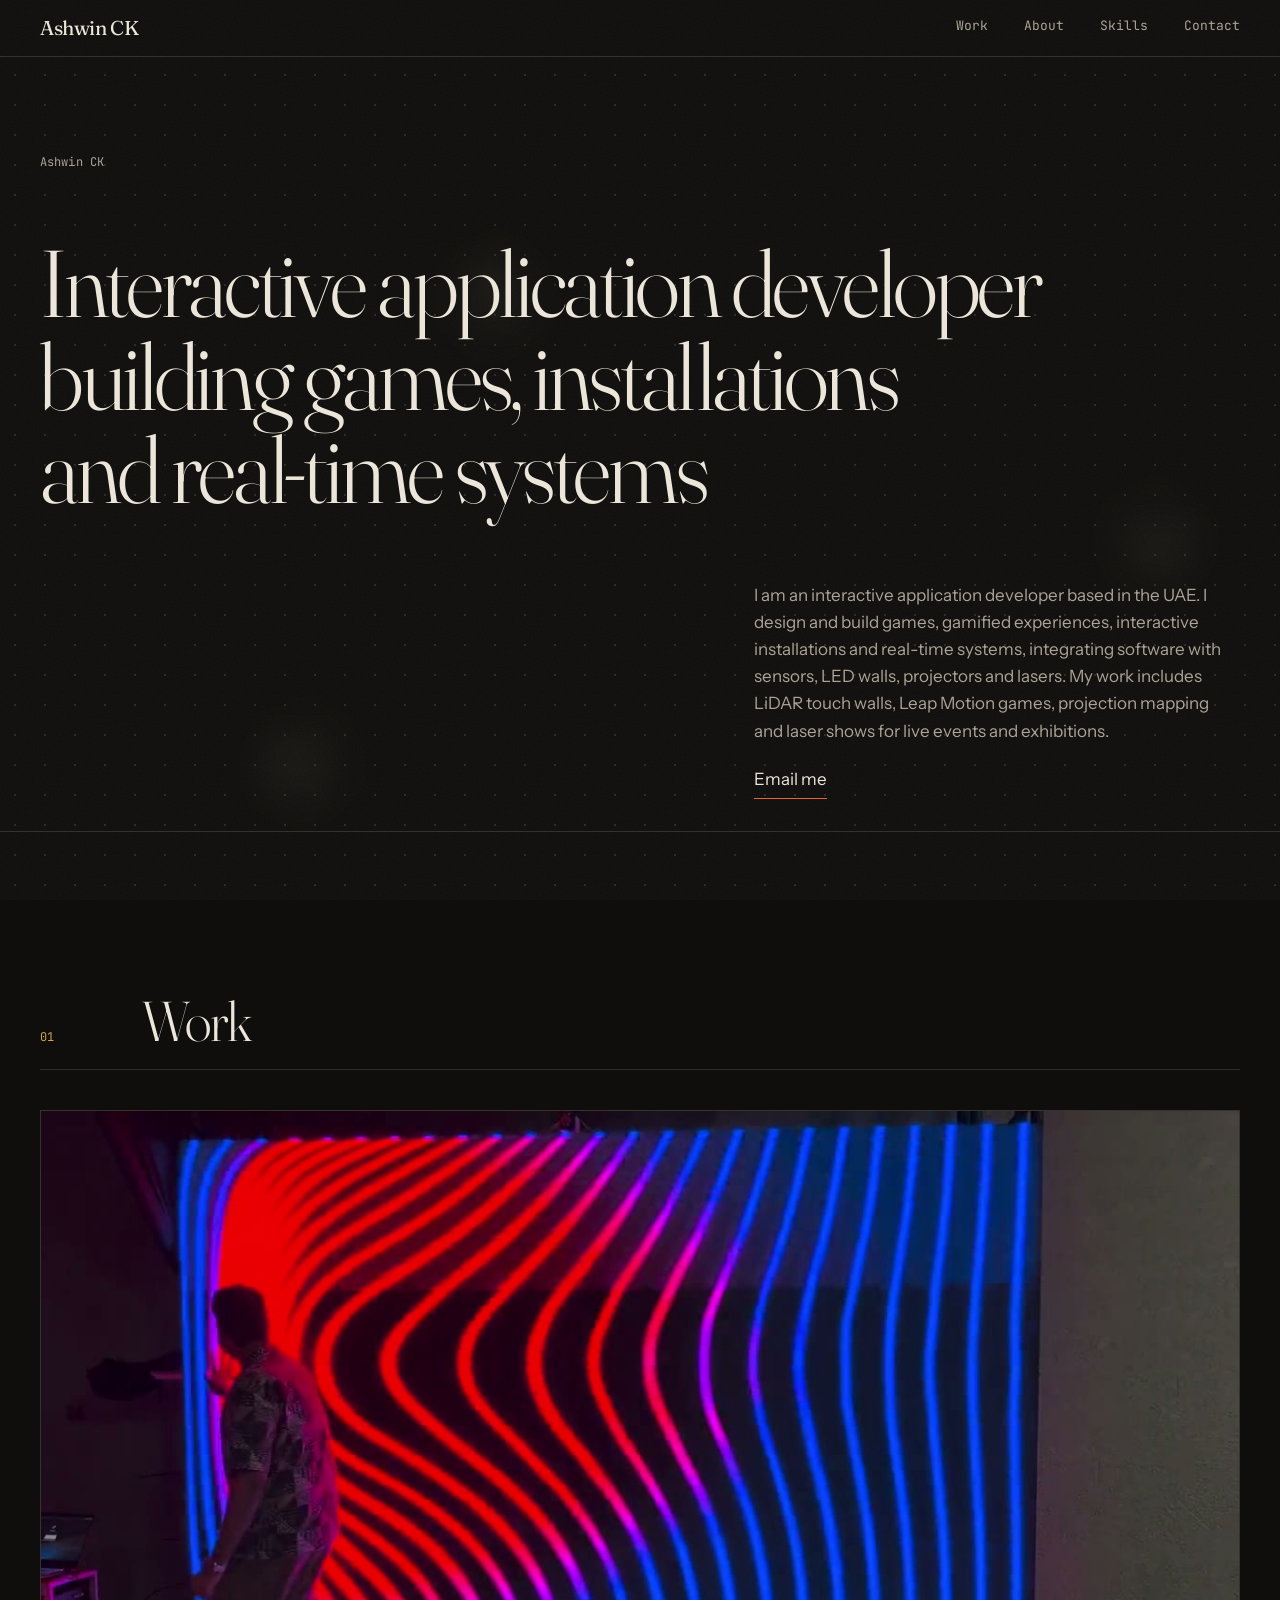
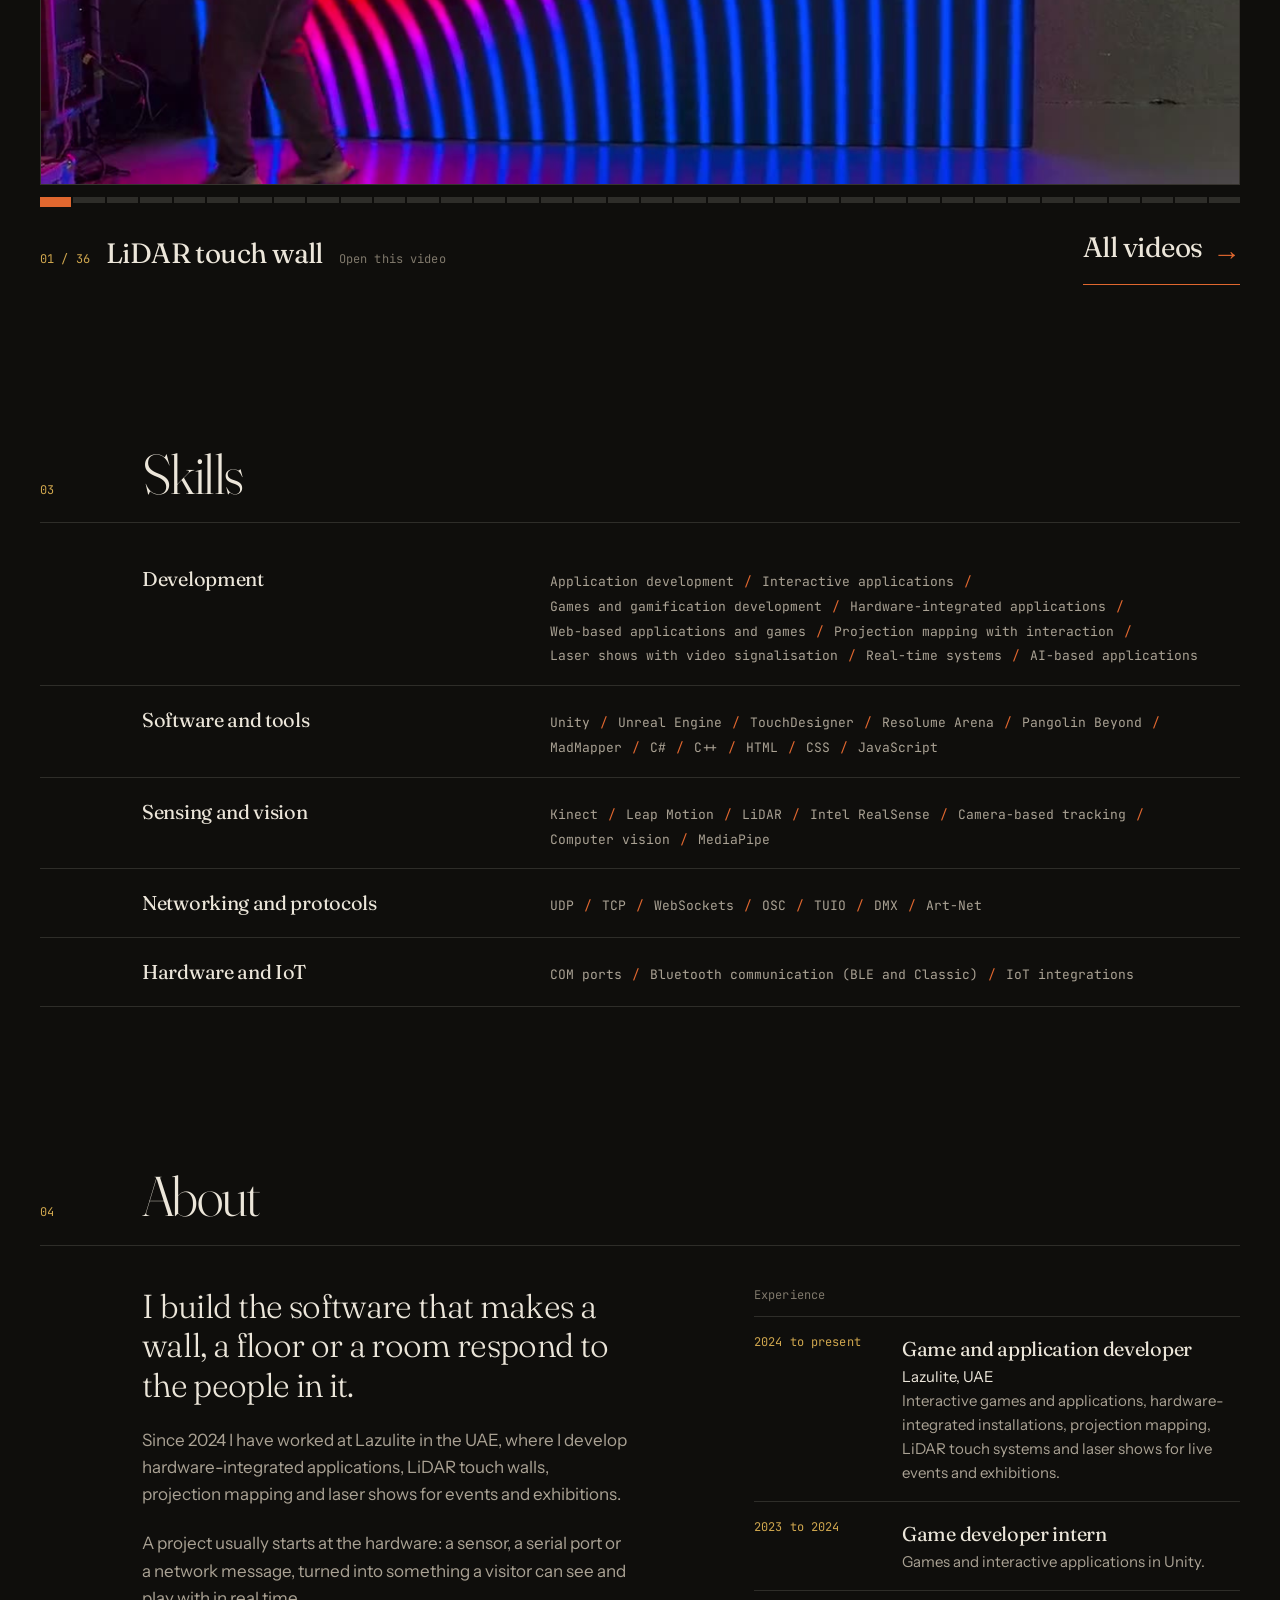
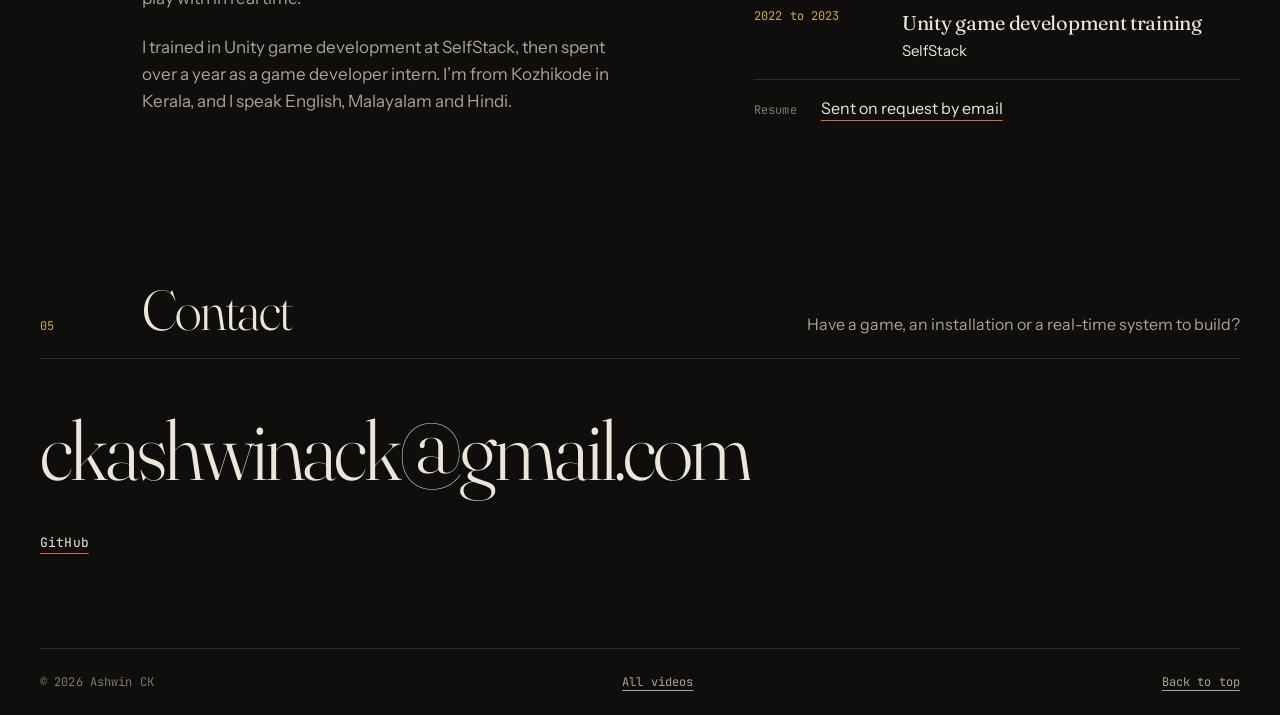
<file: index.html>
<!doctype html>
<html lang="en">
<head>
  <meta charset="utf-8">
  <meta name="viewport" content="width=device-width, initial-scale=1">
  <title>Ashwin CK, interactive application developer</title>
  <meta name="description" content="Ashwin CK builds games, installations and real-time systems in Unity and C#: LiDAR touch walls, Leap Motion games, projection mapping and laser shows.">
  <meta name="theme-color" content="#0f0e0c">
  <link rel="icon" href="data:image/svg+xml,%3Csvg xmlns='http://www.w3.org/2000/svg' viewBox='0 0 100 100'%3E%3Crect width='100' height='100' fill='%230f0e0c'/%3E%3Ccircle cx='50' cy='50' r='18' fill='%23e0672f'/%3E%3C/svg%3E">
  <link rel="preconnect" href="https://fonts.googleapis.com">
  <link rel="preconnect" href="https://fonts.gstatic.com" crossorigin>
  <link href="https://fonts.googleapis.com/css2?family=Fraunces:opsz,wght@9..144,300..500&family=Instrument+Sans:wght@400;500&family=JetBrains+Mono:wght@400&display=swap" rel="stylesheet">
  <link rel="stylesheet" href="style.css?v=55">
</head>
<body>
  <a class="skip" href="#main">Skip to content</a>
  <canvas class="fluid" id="fluid" aria-hidden="true"></canvas>
  <canvas class="field" id="field" aria-hidden="true"></canvas>

  <header class="top">
    <div class="wrap top-row">
      <a class="brand" href="./" translate="no" data-magnetic>Ashwin CK</a>
      <button type="button" class="menu-btn" id="menuBtn" aria-expanded="false" aria-controls="siteNav">Menu</button>
      <nav id="siteNav" aria-label="Primary">
        <a href="videos.html" data-split data-magnetic>Work</a>
        <a href="#about" data-split data-magnetic>About</a>
        <a href="#skills" data-split data-magnetic>Skills</a>
        <a href="#contact" data-split data-magnetic>Contact</a>
      </nav>
    </div>
  </header>

  <main id="main">
    <!-- Hero: a field of points that reads the pointer the way a tracking system reads a hand -->
    <section class="hero" aria-labelledby="hero-title">
      <div class="wrap hero-grid">
        <p class="kicker mono"><span translate="no">Ashwin CK</span></p>
        <h1 id="hero-title" data-depth="6">Interactive application developer building games, installations and real&#8209;time systems</h1>
        <div class="hero-side" data-depth="-5">
          <p class="intro">I am an interactive application developer based in the UAE. I design and build games, gamified experiences, interactive installations and real-time systems, integrating software with sensors, LED walls, projectors and lasers. My work includes LiDAR touch walls, Leap Motion games, projection mapping and laser shows for live events and exhibitions.</p>
          <p class="hero-links">
            <a class="text-link" href="mailto:ckashwinack@gmail.com" data-split data-cursor="Email">Email me</a>
          </p>
        </div>
      </div>
    </section>

    <!-- Work: a fast-forward glimpse of every video (media/glimpse.mp4, built by tools\make-trailer.ps1 -Set all -NoCaptions). The full list lives on videos.html. -->
    <section class="section wrap" id="work" aria-labelledby="work-title">
      <header class="head reveal">
        <span class="num mono" data-depth="10">01</span>
        <h2 id="work-title">Work</h2>
      </header>
      <figure class="reel frame" id="glimpseFrame" data-tilt="2" data-cursor="View">
        <video id="reel" muted loop playsinline preload="metadata" poster="media/glimpse.jpg?v=2" width="1280" height="720" aria-label="Fast-forward glimpse of every project video: LiDAR touch walls, projection rooms, laser shows, Leap Motion games and more">
          <source src="media/glimpse.mp4?v=2" type="video/mp4">
        </video>
      </figure>
      <div class="glimpse-ticks" id="glimpseTicks" aria-hidden="true"></div>
      <div class="glimpse-bar">
        <a class="glimpse-now" id="glimpseNow" href="videos.html">
          <span class="mono" id="glimpseNo">01 / 36</span>
          <b id="glimpseTitle">LiDAR touch wall</b>
          <span class="mono glimpse-open">Open this video</span>
        </a>
        <a class="all-videos" href="videos.html" data-cursor="Open"><span data-split>All videos</span> <i aria-hidden="true">→</i></a>
      </div>
    </section>
    <section class="section wrap" id="skills" aria-labelledby="skills-title">
      <header class="head reveal">
        <span class="num mono" data-depth="10">03</span>
        <h2 id="skills-title">Skills</h2>
      </header>
      <dl class="skills reveal">
        <div><dt>Development</dt><dd><span>Application development</span><span>Interactive applications</span><span>Games and gamification development</span><span>Hardware-integrated applications</span><span>Web-based applications and games</span><span>Projection mapping with interaction</span><span>Laser shows with video signalisation</span><span>Real-time systems</span><span>AI-based applications</span></dd></div>
        <div><dt>Software and tools</dt><dd><span>Unity</span><span>Unreal Engine</span><span>TouchDesigner</span><span>Resolume Arena</span><span>Pangolin Beyond</span><span>MadMapper</span><span>C#</span><span>C++</span><span>HTML</span><span>CSS</span><span>JavaScript</span></dd></div>
        <div><dt>Sensing and vision</dt><dd><span>Kinect</span><span>Leap Motion</span><span>LiDAR</span><span>Intel RealSense</span><span>Camera-based tracking</span><span>Computer vision</span><span>MediaPipe</span></dd></div>
        <div><dt>Networking and protocols</dt><dd><span>UDP</span><span>TCP</span><span>WebSockets</span><span>OSC</span><span>TUIO</span><span>DMX</span><span>Art-Net</span></dd></div>
        <div><dt>Hardware and IoT</dt><dd><span>COM ports</span><span>Bluetooth communication (BLE and Classic)</span><span>IoT integrations</span></dd></div>
      </dl>
    </section>

    <section class="section wrap" id="about" aria-labelledby="about-title">
      <header class="head reveal">
        <span class="num mono" data-depth="10">04</span>
        <h2 id="about-title">About</h2>
      </header>
      <div class="about">
        <div class="prose reveal">
          <p class="lede">I build the software that makes a wall, a floor or a room respond to the people in it.</p>
          <p>Since 2024 I have worked at Lazulite in the UAE, where I develop hardware-integrated applications, LiDAR touch walls, projection mapping and laser shows for events and exhibitions.</p>
          <p>A project usually starts at the hardware: a sensor, a serial port or a network message, turned into something a visitor can see and play with in real time.</p>
          <p>I trained in Unity game development at SelfStack, then spent over a year as a game developer intern. I’m from Kozhikode in Kerala, and I speak English, Malayalam and Hindi.</p>
        </div>
        <div id="experience" class="reveal">
          <h3 class="sub mono" id="exp-title">Experience</h3>
          <ol class="jobs" aria-labelledby="exp-title">
            <li>
              <span class="job-when mono">2024 to present</span>
              <div><h4>Game and application developer</h4><p class="job-where">Lazulite, UAE</p><p>Interactive games and applications, hardware-integrated installations, projection mapping, LiDAR touch systems and laser shows for live events and exhibitions.</p></div>
            </li>
            <li>
              <span class="job-when mono">2023 to 2024</span>
              <div><h4>Game developer intern</h4><p>Games and interactive applications in Unity.</p></div>
            </li>
            <li>
              <span class="job-when mono">2022 to 2023</span>
              <div><h4>Unity game development training</h4><p class="job-where">SelfStack</p></div>
            </li>
          </ol>
          <p class="resume"><span class="mono">Resume</span> <a class="text-link" href="mailto:ckashwinack@gmail.com?subject=Resume%20request" data-cursor="Email">Sent on request by email</a></p>
        </div>
      </div>
    </section>

    <section class="section wrap contact" id="contact" aria-labelledby="contact-title">
      <header class="head reveal">
        <span class="num mono" data-depth="10">05</span>
        <h2 id="contact-title">Contact</h2>
        <p>Have a game, an installation or a real-time system to build?</p>
      </header>
      <a class="contact-mail" href="mailto:ckashwinack@gmail.com" data-split data-cursor="Email">ckashwinack@gmail.com</a>
      <ul class="links mono">
        <li><a class="text-link" href="https://github.com/ashwinack" target="_blank" rel="noopener" data-cursor="Open">GitHub</a></li>
      </ul>
    </section>
  </main>

  <footer class="foot wrap mono">
    <span>© <span id="year"></span> <span translate="no">Ashwin CK</span></span>
    <a href="videos.html">All videos</a><a href="#main">Back to top</a>
  </footer>

  <dialog class="viewer" id="viewer" aria-labelledby="viewerTitle">
    <div class="viewer-bar"><span class="mono" id="viewerCount"></span><span class="mono viewer-hint">Arrow keys: previous, next</span><button type="button" class="viewer-close mono" id="viewerClose">Close</button></div>
    <div class="viewer-body project" id="viewerBody"></div>
  </dialog>
  <script src="projects.js?v=55"></script>
  <script src="script.js?v=55"></script>
</body>
</html>
</file>
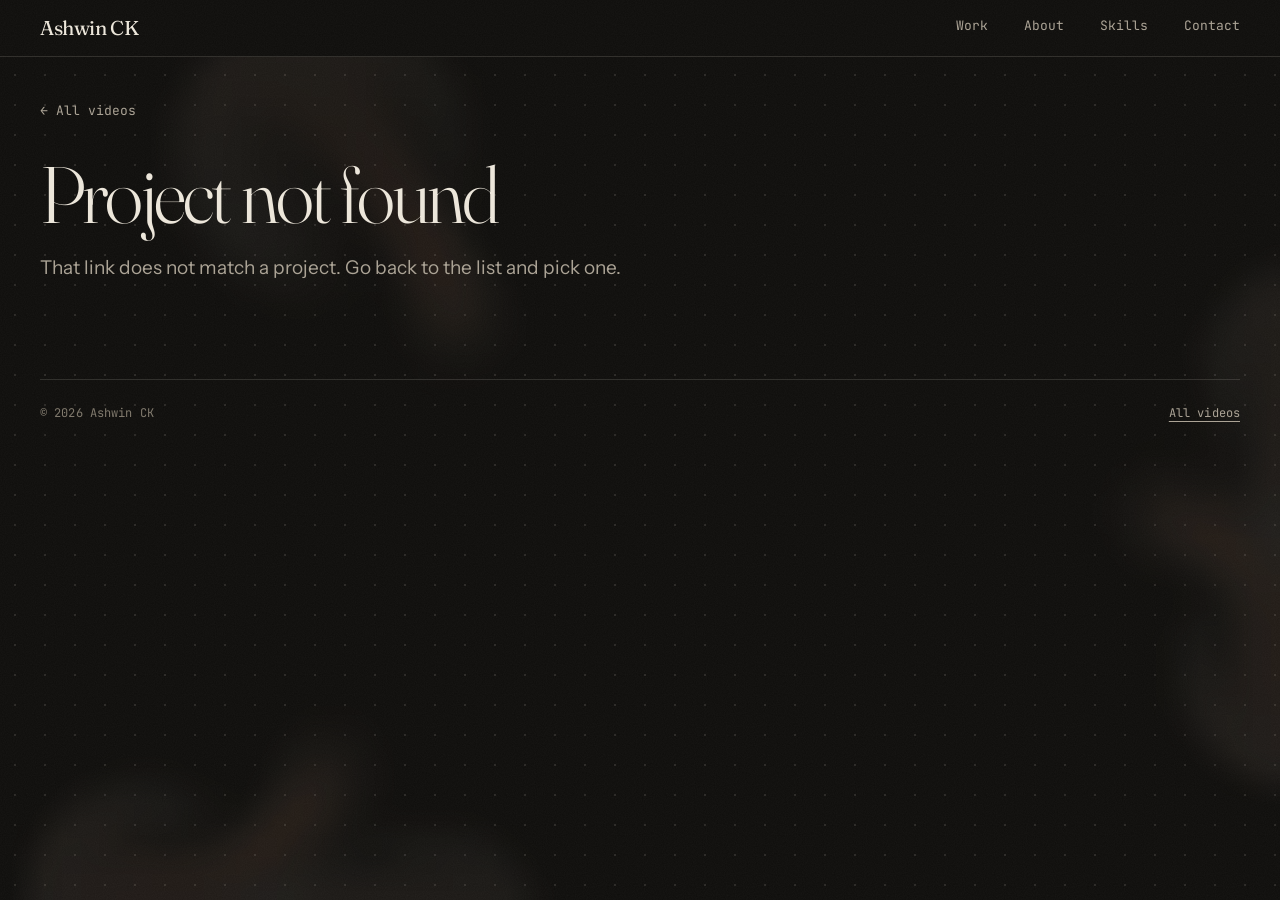
<file: project.html>
<!doctype html>
<html lang="en">
<head>
  <meta charset="utf-8">
  <meta name="viewport" content="width=device-width, initial-scale=1">
  <title>Project, Ashwin CK</title>
  <meta name="theme-color" content="#0f0e0c">
  <link rel="icon" href="data:image/svg+xml,%3Csvg xmlns='http://www.w3.org/2000/svg' viewBox='0 0 100 100'%3E%3Crect width='100' height='100' fill='%230f0e0c'/%3E%3Ccircle cx='50' cy='50' r='18' fill='%23e0672f'/%3E%3C/svg%3E">
  <link rel="preconnect" href="https://fonts.googleapis.com">
  <link rel="preconnect" href="https://fonts.gstatic.com" crossorigin>
  <link href="https://fonts.googleapis.com/css2?family=Fraunces:opsz,wght@9..144,300..500&family=Instrument+Sans:wght@400;500&family=JetBrains+Mono:wght@400&display=swap" rel="stylesheet">
  <link rel="stylesheet" href="style.css?v=55">
</head>
<body>
  <a class="skip" href="#main">Skip to content</a>
  <canvas class="fluid" id="fluid" aria-hidden="true"></canvas>
  <canvas class="field" id="field" aria-hidden="true"></canvas>

  <header class="top">
    <div class="wrap top-row">
      <a class="brand" href="./" translate="no" data-magnetic>Ashwin CK</a>
      <button type="button" class="menu-btn" id="menuBtn" aria-expanded="false" aria-controls="siteNav">Menu</button>
      <nav id="siteNav" aria-label="Primary">
        <a href="videos.html" data-split data-magnetic>Work</a>
        <a href="./#about" data-split data-magnetic>About</a>
        <a href="./#skills" data-split data-magnetic>Skills</a>
        <a href="./#contact" data-split data-magnetic>Contact</a>
      </nav>
    </div>
  </header>

  <!-- One page for every project: project.html?id=lidar-loom. The content comes from projects.js -->
  <main id="main" class="wrap project" data-project>
    <noscript><p>This page needs JavaScript to show the project. <a href="./">Back to all projects</a></p></noscript>
  </main>

  <footer class="foot wrap mono">
    <span>© <span id="year"></span> <span translate="no">Ashwin CK</span></span>
    <a href="videos.html">All videos</a>
  </footer>

  <script src="projects.js?v=55"></script>
  <script src="script.js?v=55"></script>
</body>
</html>
</file>
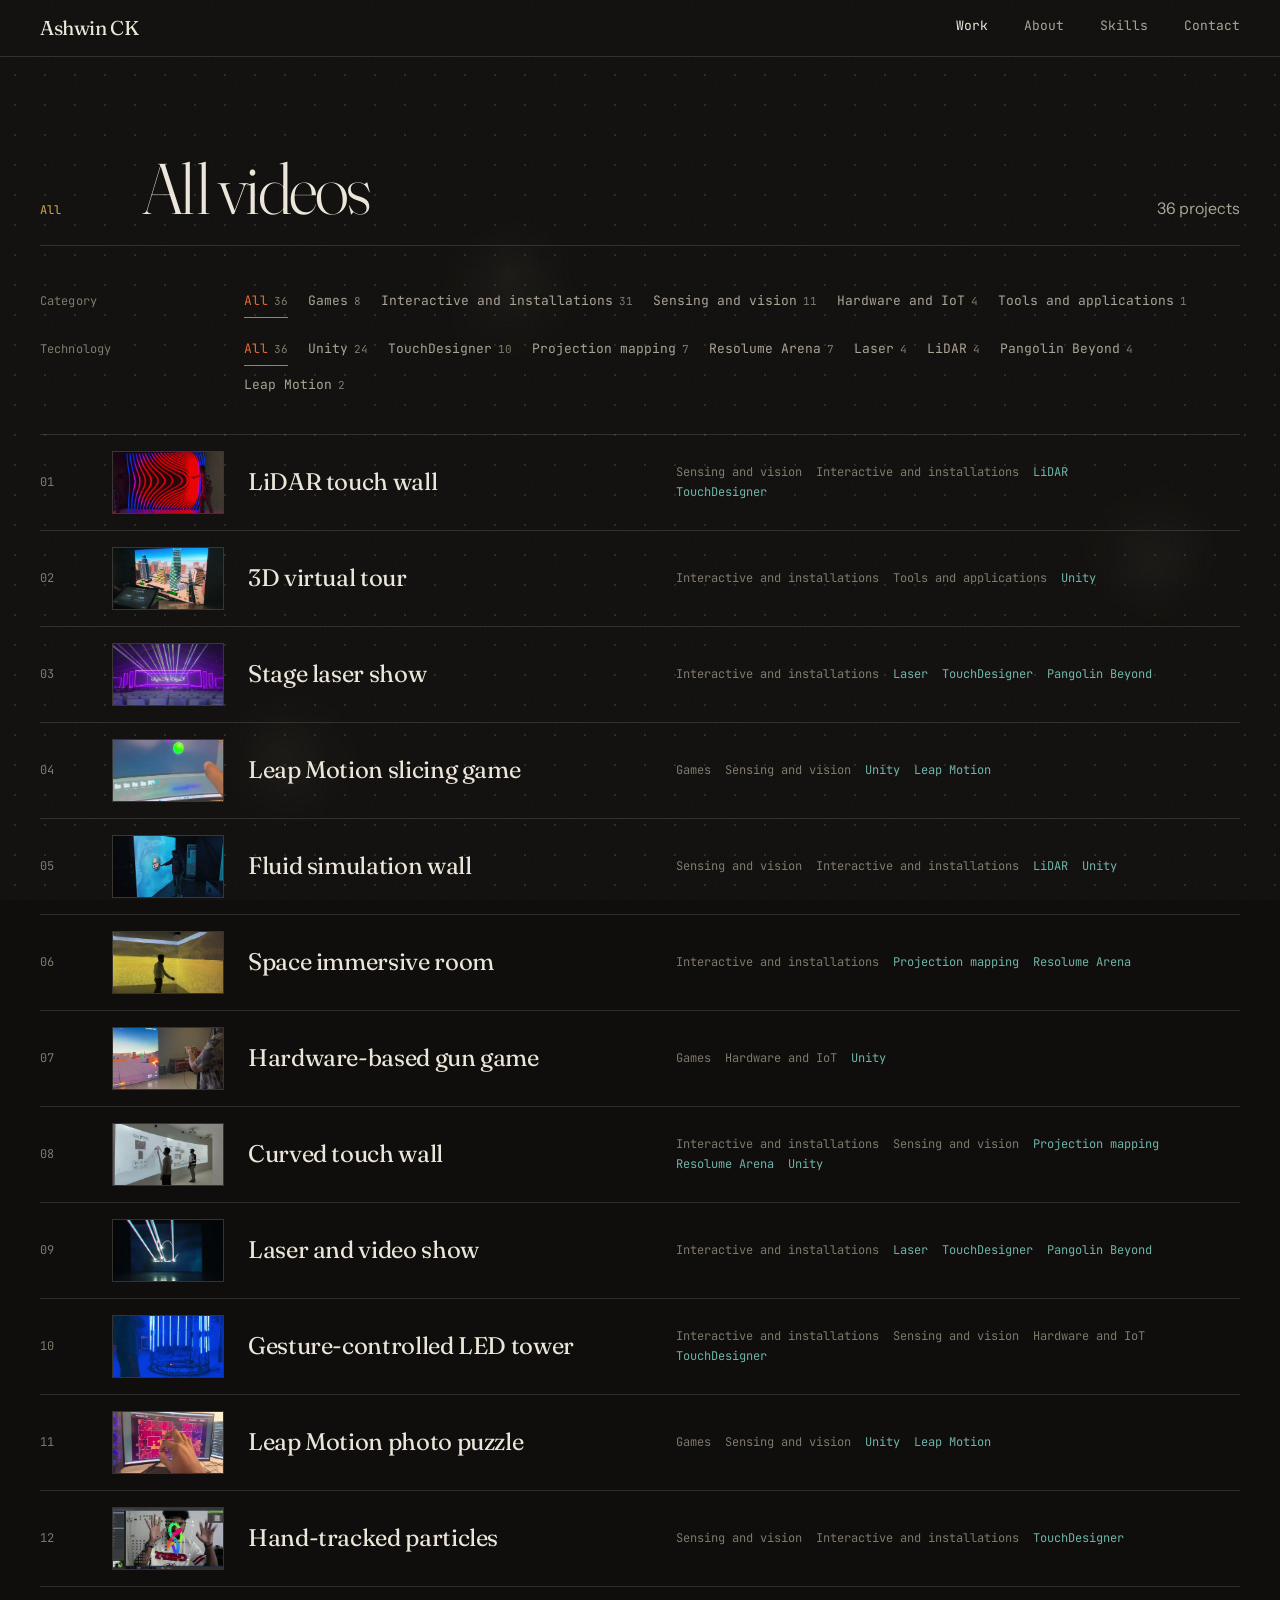
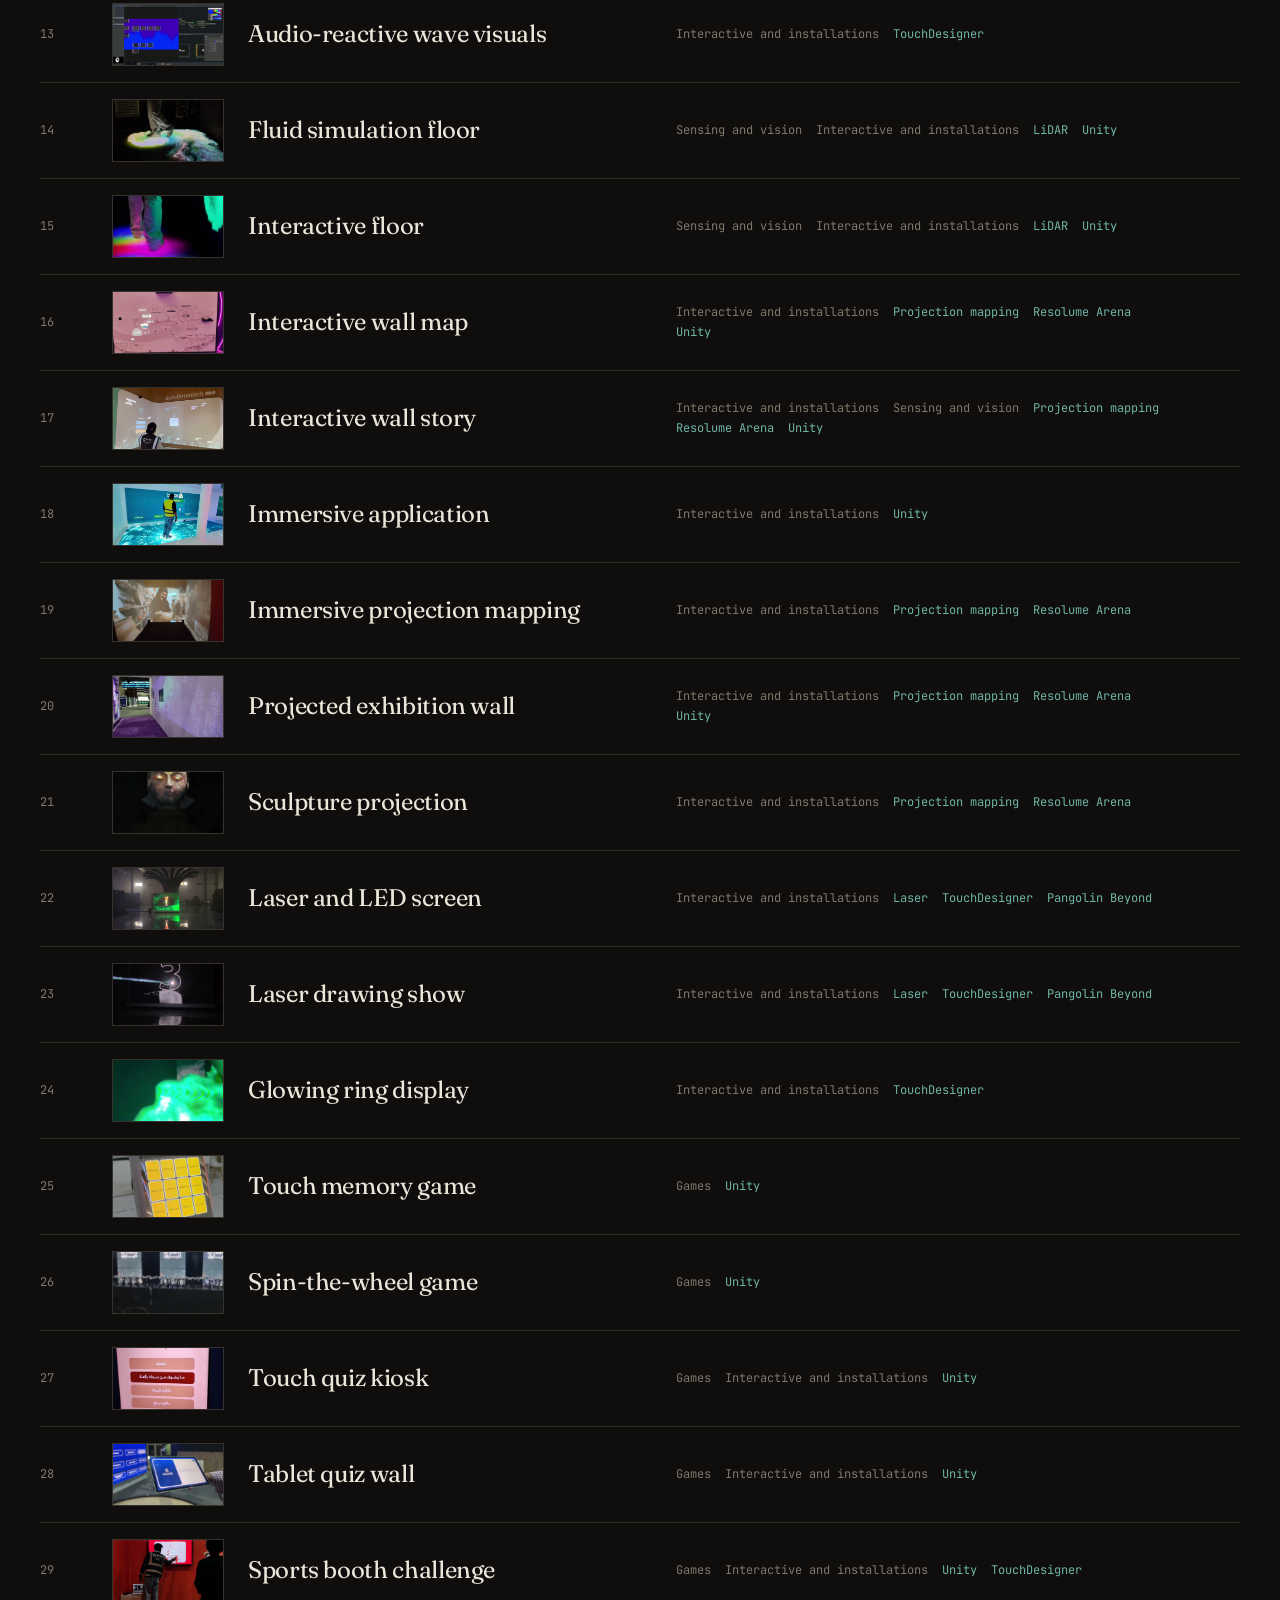
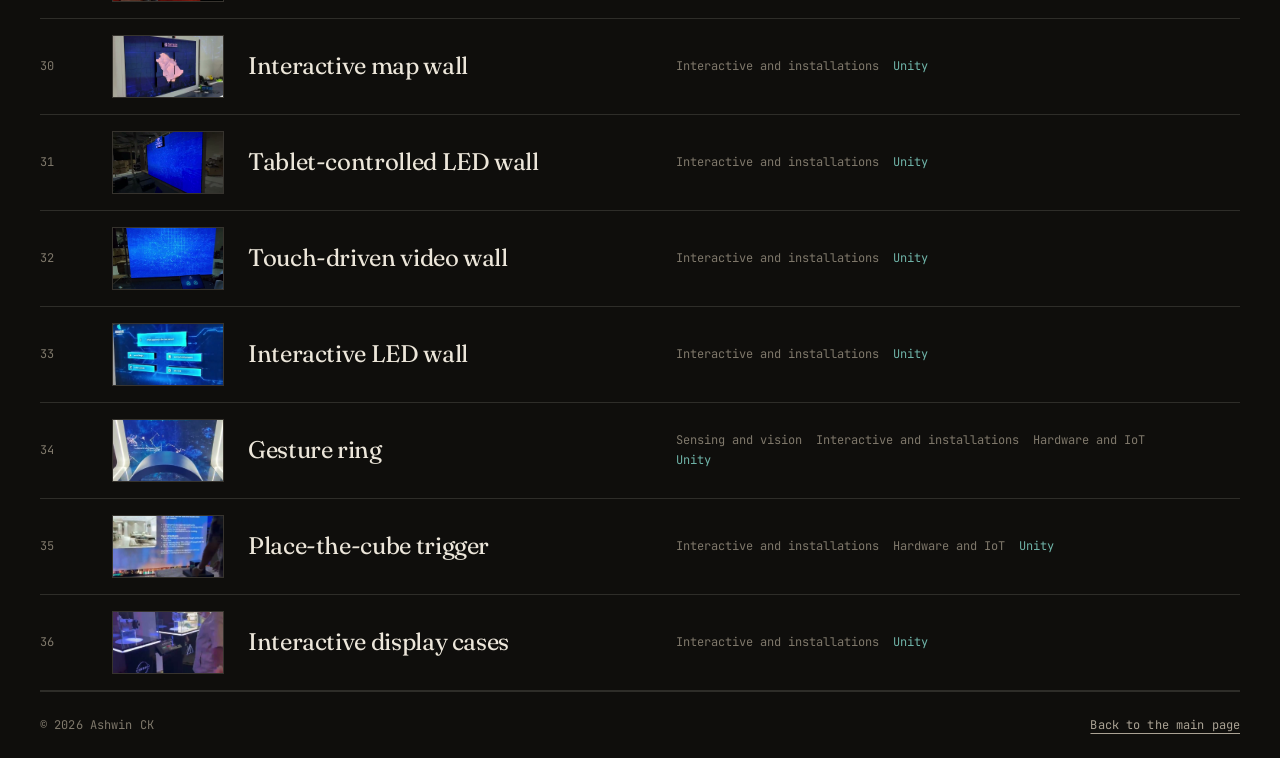
<file: videos.html>
<!doctype html>
<html lang="en">
<head>
  <meta charset="utf-8">
  <meta name="viewport" content="width=device-width, initial-scale=1">
  <title>All videos, Ashwin CK</title>
  <meta name="description" content="Every project video by Ashwin CK: LiDAR touch walls, projection rooms, laser shows, Leap Motion games, kiosks and sensor installations. Filter by category and technology.">
  <meta name="theme-color" content="#0f0e0c">
  <link rel="icon" href="data:image/svg+xml,%3Csvg xmlns='http://www.w3.org/2000/svg' viewBox='0 0 100 100'%3E%3Crect width='100' height='100' fill='%230f0e0c'/%3E%3Ccircle cx='50' cy='50' r='18' fill='%23e0672f'/%3E%3C/svg%3E">
  <link rel="preconnect" href="https://fonts.googleapis.com">
  <link rel="preconnect" href="https://fonts.gstatic.com" crossorigin>
  <link href="https://fonts.googleapis.com/css2?family=Fraunces:opsz,wght@9..144,300..500&family=Instrument+Sans:wght@400;500&family=JetBrains+Mono:wght@400&display=swap" rel="stylesheet">
  <link rel="stylesheet" href="style.css?v=55">
</head>
<body>
  <a class="skip" href="#main">Skip to content</a>
  <canvas class="fluid" id="fluid" aria-hidden="true"></canvas>
  <canvas class="field" id="field" aria-hidden="true"></canvas>

  <header class="top">
    <div class="wrap top-row">
      <a class="brand" href="./" translate="no" data-magnetic>Ashwin CK</a>
      <button type="button" class="menu-btn" id="menuBtn" aria-expanded="false" aria-controls="siteNav">Menu</button>
      <nav id="siteNav" aria-label="Primary">
        <a href="videos.html" data-split data-magnetic aria-current="page">Work</a>
        <a href="./#about" data-split data-magnetic>About</a>
        <a href="./#skills" data-split data-magnetic>Skills</a>
        <a href="./#contact" data-split data-magnetic>Contact</a>
      </nav>
    </div>
  </header>

  <main id="main">
    <!-- Every project video. Filled from projects.js; each row opens the video in the viewer on this page. -->
    <section class="section wrap videos-top" aria-labelledby="videos-title">
      <header class="head">
        <span class="num mono" data-depth="10">All</span>
        <h1 id="videos-title" class="page-title">All videos</h1>
        <p id="archiveCount" aria-live="polite"></p>
      </header>
      <div class="filters">
        <div class="filter-row" role="group" aria-labelledby="f-cat">
          <span class="filter-label mono" id="f-cat">Category</span>
          <div class="chips" id="catChips"></div>
        </div>
        <div class="filter-row" role="group" aria-labelledby="f-tech">
          <span class="filter-label mono" id="f-tech">Technology</span>
          <div class="chips" id="techChips"></div>
        </div>
      </div>
      <ol class="rows" id="archiveGrid"></ol>
      <p class="empty" id="archiveEmpty" hidden>No videos match both filters. <button type="button" class="link-btn" id="clearFilters">Clear filters</button></p>
    </section>
  </main>

  <footer class="foot wrap mono">
    <span>© <span id="year"></span> <span translate="no">Ashwin CK</span></span>
    <a href="./">Back to the main page</a>
  </footer>

  <dialog class="viewer" id="viewer" aria-labelledby="viewerTitle">
    <div class="viewer-bar"><span class="mono" id="viewerCount"></span><span class="mono viewer-hint">Arrow keys: previous, next</span><button type="button" class="viewer-close mono" id="viewerClose">Close</button></div>
    <div class="viewer-body project" id="viewerBody"></div>
  </dialog>

  <script src="projects.js?v=55"></script>
  <script src="script.js?v=55"></script>
</body>
</html>
</file>
<file: style.css>
/* Ashwin CK portfolio. Editorial, grid-based, dark. No glows, gradients, glass or drop shadows.
   Colour carries meaning:  orange = things you can act on,  teal = live readouts and signal paths,  ochre = numbers and years.
   Type: Fraunces (display), Instrument Sans (text), JetBrains Mono (labels, protocols, metadata). Mobile first. */
:root {
  --bg: #0f0e0c; --bg-2: #171512; --ink: #ece6da; --ink-2: #aaa294; --ink-3: #7f786b;
  --rule: rgba(236, 230, 218, .14); --rule-2: rgba(236, 230, 218, .28);
  --accent: #e0672f; --on-accent: #160b05; --teal: #6fb3a8; --ochre: #cfa64e;
  --display: "Fraunces", "Iowan Old Style", Georgia, serif;
  --sans: "Instrument Sans", "Segoe UI", system-ui, sans-serif;
  --mono: "JetBrains Mono", ui-monospace, Consolas, monospace;
  --ease: cubic-bezier(.22, 1, .36, 1);
  --gutter: 20px;
  color-scheme: dark;
}
@media (min-width: 768px) { :root { --gutter: 40px; } }

*, *::before, *::after { box-sizing: border-box; }
html { -webkit-text-size-adjust: 100%; scroll-behavior: smooth; scroll-padding-top: 72px; }
body { margin: 0; background: var(--bg); color: var(--ink); font-family: var(--sans); font-size: 16px; line-height: 1.6; -webkit-font-smoothing: antialiased; overflow-x: clip; }
/* a fine film grain over everything, so flat colour has some tooth */
body::after { content: ""; position: fixed; inset: 0; z-index: 90; pointer-events: none; opacity: .07;
  background-image: url("data:image/svg+xml,%3Csvg xmlns='http://www.w3.org/2000/svg' width='160' height='160'%3E%3Cfilter id='n'%3E%3CfeTurbulence type='fractalNoise' baseFrequency='.9' numOctaves='2' stitchTiles='stitch'/%3E%3CfeColorMatrix values='0 0 0 0 1  0 0 0 0 1  0 0 0 0 1  0 0 0 .55 0'/%3E%3C/filter%3E%3Crect width='160' height='160' filter='url(%23n)'/%3E%3C/svg%3E"); }
h1, h2, h3, h4, p, ul, ol, dl, dd, figure { margin: 0; }
ul, ol { padding: 0; list-style: none; }
img, video { display: block; max-width: 100%; height: auto; }
a { color: inherit; }
button { font: inherit; color: inherit; }
:focus-visible { outline: 2px solid var(--accent); outline-offset: 4px; }
.skip { position: absolute; left: 16px; top: -64px; z-index: 100; padding: 8px 16px; background: var(--ink); color: var(--bg); text-decoration: none; }
.skip:focus { top: 12px; }
.wrap { width: min(100% - 2 * var(--gutter), 1320px); margin-inline: auto; }
.mono { font-family: var(--mono); font-size: .75rem; line-height: 1.5; letter-spacing: .01em; }

/* ---------- Header ---------- */
.top { position: sticky; top: 0; z-index: 50; background: var(--bg); border-bottom: 1px solid var(--rule); }
.top-row { display: flex; align-items: center; justify-content: space-between; gap: 16px; min-height: 56px; flex-wrap: wrap; }
.brand { display: inline-block; font-family: var(--display); font-size: 1.25rem; font-weight: 400; letter-spacing: -.02em; text-decoration: none; }
.top nav { display: none; width: 100%; padding-bottom: 12px; }
.top nav.open { display: grid; }
.top nav a { display: inline-block; padding: 10px 0; font-family: var(--mono); font-size: .8125rem; color: var(--ink-2); text-decoration: none; }
.top nav a:hover { color: var(--ink); }
.menu-btn { height: 36px; padding: 0 12px; border: 1px solid var(--rule-2); background: none; font-family: var(--mono); font-size: .75rem; cursor: pointer; }
@media (min-width: 640px) {
  .menu-btn { display: none; }
  .top nav, .top nav.open { display: flex; width: auto; gap: 36px; padding: 0; }
}

/* ---------- Letter-level hover: each letter rolls up and its orange copy rolls in ---------- */
.sp-w { display: inline-block; overflow: clip; line-height: 1.2; vertical-align: top; }
.sp-c { display: inline-block; text-shadow: 0 1.2em 0 var(--accent); transition: transform .5s var(--ease); transition-delay: calc(var(--i) * 16ms); }
a:hover .sp-c, a:focus-visible .sp-c, .feat:hover .sp-c { transform: translateY(-1.2em); }

/* ---------- Text links ---------- */
.text-link { color: var(--ink); text-decoration: underline; text-decoration-color: var(--accent); text-decoration-thickness: 1px; text-underline-offset: 6px; transition: color .2s var(--ease); }
.text-link:hover { color: var(--accent); }
.text-link[data-split] { display: inline-block; text-decoration: none; border-bottom: 1px solid var(--accent); padding-bottom: 2px; }
.link-btn { padding: 0; border: 0; background: none; color: var(--ink); text-decoration: underline; text-decoration-color: var(--accent); text-underline-offset: 4px; cursor: pointer; }

/* ---------- Hero ---------- */
.hero { position: relative; border-bottom: 1px solid var(--rule); }
.field { position: fixed; inset: 0; z-index: 0; width: 100%; height: 100%; pointer-events: none; }
main, .foot { position: relative; z-index: 1; }
.hero-grid { position: relative; display: grid; gap: 32px; padding-block: 56px 40px; }
.kicker { color: var(--ink-2); }
.kicker i { font-style: normal; color: var(--accent); padding-inline: 4px; }
h1 { font-family: var(--display); font-weight: 300; font-size: clamp(2.5rem, 7.4vw, 6.25rem); line-height: .98; letter-spacing: -.035em; text-wrap: balance; font-variation-settings: "opsz" 144; }
.hero-side { display: grid; gap: 24px; max-width: 30rem; }
.intro { color: var(--ink-2); font-size: 1.0625rem; }
.hero-links { display: flex; flex-wrap: wrap; gap: 12px 32px; font-size: 1.0625rem; }
.readout { display: none; color: var(--ink-3); }
.readout b { font-weight: 400; color: var(--teal); padding-left: 12px; font-variant-numeric: tabular-nums; }
@media (min-width: 900px) {
  .hero-grid { grid-template-columns: repeat(12, 1fr); gap: 48px 24px; padding-block: 96px 32px; min-height: min(86svh, 860px); align-content: space-between; }
  .kicker { grid-column: 1 / -1; }
  h1 { grid-column: 1 / 12; }
  .hero-side { grid-column: 8 / 13; }
  .readout { grid-column: 1 / 8; grid-row: 3; align-self: end; }
  .has-pointer .readout { display: block; }
}

/* ---------- Frames: hairline boxes for media, no radius, no shadow ---------- */
.frame { position: relative; overflow: hidden; background: var(--bg-2); border: 1px solid var(--rule); transform-style: preserve-3d; will-change: transform; }
.frame img, .frame video { width: 100%; height: 100%; object-fit: cover; }
.has-pointer .frame img { transform: scale(1.06) translate3d(var(--px, 0px), var(--py, 0px), 0); transition: transform .5s var(--ease); }
.reel-block { padding-top: 24px; }
.reel { aspect-ratio: 16 / 9; }
.caption { display: flex; flex-wrap: wrap; gap: 4px 24px; padding-top: 12px; color: var(--ink-3); }
.caption span:first-child { color: var(--ink); }

/* ---------- Sections ---------- */
.section { padding-top: 96px; }
@media (min-width: 900px) { .section { padding-top: 160px; } }
.head { display: grid; gap: 8px; padding-bottom: 20px; margin-bottom: 40px; border-bottom: 1px solid var(--rule); }
.num { color: var(--ochre); }
h2 { font-family: var(--display); font-weight: 300; font-size: clamp(2rem, 4.6vw, 3.5rem); line-height: 1.02; letter-spacing: -.03em; font-variation-settings: "opsz" 144; }
.head p { color: var(--ink-2); }
@media (min-width: 900px) {
  .head { grid-template-columns: repeat(12, 1fr); column-gap: 24px; align-items: baseline; }
  .head .num { grid-column: 1 / 2; }
  .head h2 { grid-column: 2 / 8; }
  .head p { grid-column: 8 / 13; text-align: right; }
}
.tags { display: flex; flex-wrap: wrap; gap: 2px 14px; font-family: var(--mono); font-size: .75rem; line-height: 1.5; color: var(--ink-3); }
.tags .t { color: var(--teal); }

/* ---------- Featured: an asymmetric list, large imagery, no cards ---------- */
.feats { display: grid; gap: 64px; }
.feat a { display: grid; gap: 16px; text-decoration: none; }
.feat .frame { aspect-ratio: 16 / 10; }
.feat-no { color: var(--ochre); }
.feat h3 { font-family: var(--display); font-weight: 300; font-size: clamp(1.75rem, 3.4vw, 2.75rem); line-height: 1.2; letter-spacing: -.025em; font-variation-settings: "opsz" 100; }
.feat p { color: var(--ink-2); max-width: 26rem; }
.feat-txt { display: grid; gap: 10px; align-content: end; }
@media (min-width: 900px) {
  .feats { gap: 128px; }
  .feat a { grid-template-columns: repeat(12, 1fr); gap: 24px; align-items: end; }
  .feat .frame { grid-column: 1 / 9; grid-row: 1; }
  .feat .feat-txt { grid-column: 9 / 13; grid-row: 1; padding-bottom: 8px; }
  .feat:nth-child(even) .frame { grid-column: 5 / 13; }
  .feat:nth-child(even) .feat-txt { grid-column: 1 / 5; }
  .feat:nth-child(3n) .frame { grid-column: 2 / 8; aspect-ratio: 4 / 3; }
  .feat:nth-child(3n) .feat-txt { grid-column: 8 / 12; }
  .feat:nth-child(6n) .frame { grid-column: 6 / 12; }
  .feat:nth-child(6n) .feat-txt { grid-column: 2 / 6; }
}

/* ---------- Archive: filters and a ruled list ---------- */
.filters { display: grid; gap: 16px; margin-bottom: 32px; }
.filter-row { display: grid; gap: 8px; }
.filter-label { color: var(--ink-3); padding-top: 6px; }
.chips { display: flex; flex-wrap: wrap; gap: 4px 20px; }
.chip { min-height: 32px; padding: 4px 0; border: 0; border-bottom: 1px solid transparent; background: none; font-family: var(--mono); font-size: .8125rem; color: var(--ink-2); cursor: pointer; transition: color .2s var(--ease), border-color .2s var(--ease); }
.chip:hover { color: var(--ink); border-bottom-color: var(--rule-2); }
.chip[aria-pressed="true"] { color: var(--accent); border-bottom-color: var(--accent); }
.chip small { margin-left: 6px; font-size: .6875rem; color: var(--ink-3); font-variant-numeric: tabular-nums; }
@media (min-width: 900px) { .filter-row { grid-template-columns: repeat(12, 1fr); column-gap: 24px; } .filter-label { grid-column: 1 / 3; } .chips { grid-column: 3 / 13; } }
@media (pointer: coarse) { .chip { min-height: 44px; } }

.rows { border-top: 1px solid var(--rule); }
.rows li[hidden] { display: none; }
.row { display: grid; grid-template-columns: 96px 1fr; gap: 4px 16px; align-items: center; padding: 14px 0; border-bottom: 1px solid var(--rule); text-decoration: none; transition: padding .35s var(--ease), border-color .2s var(--ease); }
.row .thumb { grid-row: 1 / 3; width: 96px; aspect-ratio: 16 / 9; object-fit: cover; border: 1px solid var(--rule); background: var(--bg-2); }
.row-no { display: none; color: var(--ink-3); }
.row h3 { font-family: var(--display); font-weight: 400; font-size: 1.1875rem; line-height: 1.2; letter-spacing: -.015em; transition: color .2s var(--ease); }
.row .year { display: none; color: var(--ochre); font-variant-numeric: tabular-nums; }
.row .tags { grid-column: 2; }
.row:hover { border-bottom-color: var(--rule-2); }
.row:hover h3 { color: var(--accent); }
@media (min-width: 900px) {
  .row { grid-template-columns: 48px 112px minmax(0, 5fr) minmax(0, 6fr) 56px; gap: 24px; padding: 16px 0; }
  .row .thumb { grid-row: auto; width: 112px; }
  .row-no, .row .year { display: block; }
  .row .year { text-align: right; }
  .row .tags { grid-column: auto; }
  .has-pointer .row:hover { padding-left: 16px; }
  .row h3 { font-size: 1.5rem; }
}
.empty { padding: 32px 0; color: var(--ink-2); }
/* the larger preview that follows the pointer along the list */
.peek { position: fixed; left: 0; top: 0; z-index: 80; width: 340px; aspect-ratio: 16 / 9; border: 1px solid var(--rule-2); background: var(--bg-2); pointer-events: none; opacity: 0; transition: opacity .25s var(--ease); will-change: transform; overflow: hidden; }
.peek.on { opacity: 1; }
.peek img { width: 100%; height: 100%; object-fit: cover; }

/* ---------- Skills ---------- */
.skills > div { display: grid; gap: 8px; padding: 18px 0; border-bottom: 1px solid var(--rule); }
.skills > div:first-child { padding-top: 0; }
.skills dt { font-family: var(--display); font-size: 1.25rem; font-weight: 400; letter-spacing: -.015em; }
.skills dd { display: flex; flex-wrap: wrap; gap: 4px 0; font-family: var(--mono); font-size: .8125rem; color: var(--ink-2); }
.skills dd span:not(:last-child)::after { content: "/"; color: var(--accent); padding-inline: 10px; }
@media (min-width: 900px) { .skills > div { grid-template-columns: repeat(12, 1fr); column-gap: 24px; align-items: baseline; } .skills dt { grid-column: 2 / 6; } .skills dd { grid-column: 6 / 13; } }

/* ---------- About + experience ---------- */
.about { display: grid; gap: 64px; }
.prose { display: grid; gap: 16px; color: var(--ink-2); font-size: 1.0625rem; max-width: 34rem; }
.prose .lede { font-family: var(--display); font-weight: 300; font-size: clamp(1.5rem, 2.6vw, 2.125rem); line-height: 1.2; letter-spacing: -.02em; color: var(--ink); }
.sub { color: var(--ink-3); padding-bottom: 12px; border-bottom: 1px solid var(--rule); font-weight: 400; }
.jobs li { display: grid; gap: 4px; padding: 16px 0; border-bottom: 1px solid var(--rule); }
.job-when { color: var(--ochre); font-variant-numeric: tabular-nums; }
.jobs h4 { font-family: var(--display); font-size: 1.25rem; font-weight: 400; letter-spacing: -.015em; }
.jobs p { color: var(--ink-2); font-size: .9375rem; }
.jobs p.job-where { color: var(--ink); }
.resume { display: flex; flex-wrap: wrap; gap: 8px 24px; align-items: baseline; padding-top: 16px; }
.resume .mono { color: var(--ink-3); }
@media (min-width: 900px) {
  .about { grid-template-columns: repeat(12, 1fr); gap: 24px; }
  .prose { grid-column: 2 / 7; }
  #experience { grid-column: 8 / 13; }
  .jobs li { grid-template-columns: 132px 1fr; gap: 16px; }
}

/* ---------- Contact + footer ---------- */
.contact { padding-bottom: 96px; }
.contact-mail { display: inline-block; font-family: var(--display); font-weight: 300; font-size: clamp(1.75rem, 6.6vw, 5.5rem); line-height: 1.2; letter-spacing: -.035em; text-decoration: none; overflow-wrap: anywhere; font-variation-settings: "opsz" 144; }
.links { display: flex; gap: 32px; margin-top: 32px; font-size: .8125rem; }
.foot { display: flex; flex-wrap: wrap; justify-content: space-between; gap: 12px; padding-block: 24px; border-top: 1px solid var(--rule); color: var(--ink-3); }
.foot a { color: var(--ink-2); text-underline-offset: 4px; }

/* ---------- Project page ---------- */
.project { padding-top: 40px; padding-bottom: 96px; }
.back { font-family: var(--mono); font-size: .8125rem; color: var(--ink-2); text-decoration: none; transition: color .2s var(--ease); }
.back:hover { color: var(--accent); }
.project .p-title { margin-top: 32px; font-family: var(--display); font-weight: 300; font-size: clamp(2.5rem, 6.4vw, 5rem); line-height: .98; letter-spacing: -.035em; text-wrap: balance; font-variation-settings: "opsz" 144; }
.project h1 { margin-top: 32px; font-size: clamp(2.5rem, 6.4vw, 5rem); }
.project .summary { margin-top: 20px; max-width: 40rem; color: var(--ink-2); font-size: 1.1875rem; }
.project .tags { margin-top: 24px; }
/* the signal path: input first, output last */
.signal { display: flex; flex-wrap: wrap; align-items: center; gap: 4px 10px; margin-top: 16px; font-family: var(--mono); font-size: .8125rem; color: var(--teal); }
.signal i { font-style: normal; color: var(--ink-3); }
.media { margin-top: 48px; }
.media video { width: 100%; aspect-ratio: 16 / 9; background: #000; }
.media.portrait { width: min(100%, 440px); }
.media.portrait video { aspect-ratio: 9 / 16; }
.shots { display: grid; gap: 16px; margin-top: 16px; }
.shots img { width: 100%; border: 1px solid var(--rule); }
@media (min-width: 720px) { .shots { grid-template-columns: repeat(2, 1fr); } }
.facts { margin-top: 48px; border-top: 1px solid var(--rule); }
.facts > div { display: grid; gap: 4px; padding: 16px 0; border-bottom: 1px solid var(--rule); }
.facts dt { font-family: var(--mono); font-size: .75rem; color: var(--ink-3); }
@media (min-width: 768px) { .facts > div { grid-template-columns: 220px 1fr; gap: 24px; align-items: baseline; } }
.story { display: grid; gap: 40px; margin-top: 56px; max-width: 42rem; }
.story h2 { font-size: 1.75rem; margin-bottom: 12px; }
.story p { color: var(--ink-2); font-size: 1.0625rem; }
.pager { display: flex; justify-content: space-between; gap: 24px; margin-top: 80px; padding-top: 24px; border-top: 1px solid var(--rule); }
.pager button { display: grid; gap: 4px; max-width: 48%; padding: 0; border: 0; background: none; color: inherit; font: inherit; text-align: left; cursor: pointer; }
.pager button:last-child { text-align: right; margin-left: auto; }
.pager button:hover b { color: var(--accent); }
.pager a { display: grid; gap: 4px; text-decoration: none; max-width: 48%; }
.pager a:last-child { text-align: right; margin-left: auto; }
.pager span { font-family: var(--mono); font-size: .75rem; color: var(--ink-3); }
.pager b { font-family: var(--display); font-weight: 400; font-size: 1.375rem; letter-spacing: -.015em; }

/* ---------- Custom cursor (mouse only): a dot that becomes a ring on links and a labelled disc on media ---------- */
.cursor { position: fixed; left: 0; top: 0; z-index: 300; pointer-events: none; opacity: 0; will-change: transform; }
.cursor.on { opacity: 1; }
.cursor i { position: absolute; left: 0; top: 0; display: grid; place-items: center; width: 10px; height: 10px; margin: -5px 0 0 -5px; border-radius: 50%; background: var(--ink); border: 1px solid var(--ink);
  font: 400 .6875rem/1 var(--mono); font-style: normal; color: transparent; white-space: nowrap;
  transition: width .3s var(--ease), height .3s var(--ease), margin .3s var(--ease), background-color .2s var(--ease), border-color .2s var(--ease), color .2s var(--ease); }
.cursor.link i { width: 40px; height: 40px; margin: -20px 0 0 -20px; background: transparent; }
.cursor.label i { width: 76px; height: 76px; margin: -38px 0 0 -38px; background: var(--accent); border-color: var(--accent); color: var(--on-accent); }
.cursor.down i { transform: scale(.86); }
.has-cursor, .has-cursor a, .has-cursor button, .has-cursor summary, .has-cursor video { cursor: none; }

/* ---------- Scroll reveal, used sparingly ---------- */
.js-reveal .reveal { opacity: 0; transform: translateY(16px); transition: opacity .8s var(--ease), transform .8s var(--ease); }
.js-reveal .reveal.in { opacity: 1; transform: none; }

@media (prefers-reduced-motion: reduce) {
  html { scroll-behavior: auto; }
  *, *::before, *::after { transition-duration: .01ms !important; transition-delay: 0s !important; }
  .sp-c { text-shadow: none; }
  a:hover .sp-c, a:focus-visible .sp-c, .feat:hover .sp-c { transform: none; }
}

/* ---------- Viewer on the main page ---------- */
.viewer { width: min(1100px, 100% - 24px); max-height: calc(100svh - 24px); margin: auto; padding: 0; border: 1px solid var(--rule-2); background: var(--bg); color: var(--ink); overflow: auto; overscroll-behavior: contain; }
.viewer::backdrop { background: rgba(10, 9, 8, .9); }
.viewer-bar { position: sticky; top: 0; z-index: 3; display: flex; align-items: center; gap: 16px; padding: 10px 12px 10px 20px; background: var(--bg); border-bottom: 1px solid var(--rule); color: var(--ink-3); }
.viewer-hint { display: none; margin-right: auto; }
#viewerCount { margin-right: auto; }
@media (min-width: 768px) { .viewer-hint { display: inline; } #viewerCount { margin-right: 0; } }
.viewer-close { height: 32px; padding: 0 14px; border: 1px solid var(--rule-2); background: none; color: var(--ink); cursor: pointer; transition: color .2s var(--ease), border-color .2s var(--ease); }
.viewer-close:hover { color: var(--accent); border-color: var(--accent); }
.viewer-body.project { padding: 24px 20px 32px; }
.viewer .p-title { margin-top: 0; font-size: clamp(2rem, 4.6vw, 3.5rem); }
.viewer .media { margin-top: 24px; }
.viewer .media video { max-height: 64svh; }
.viewer .media.portrait video { max-height: 72svh; }
.viewer .facts, .viewer .story { margin-top: 32px; }
.viewer .pager { margin-top: 40px; }
.viewer, .viewer * { cursor: auto !important; }
.viewer button, .viewer a, .viewer summary, .viewer video { cursor: pointer !important; }
@media (min-width: 768px) { .viewer-body.project { padding: 40px 48px 40px; } }
.hover-video { position: absolute; inset: 0; opacity: 0; transition: opacity .25s var(--ease); pointer-events: none; }
.hover-video.on { opacity: 1; }
.peek video { position: absolute; inset: 0; width: 100%; height: 100%; object-fit: cover; opacity: 0; transition: opacity .2s var(--ease); }
.peek video.on { opacity: 1; }

/* ---------- Main page glimpse + Videos page ---------- */
.glimpse-ticks { display: flex; gap: 2px; margin-top: 12px; }
.glimpse-ticks i { flex: 1; height: 6px; background: var(--rule); transition: background-color .2s var(--ease), height .2s var(--ease); }
.glimpse-ticks i.on { height: 10px; background: var(--accent); }
.glimpse-bar { display: flex; flex-wrap: wrap; align-items: baseline; justify-content: space-between; gap: 12px 32px; padding-top: 16px; }
.glimpse-now { display: flex; flex-wrap: wrap; align-items: baseline; gap: 4px 16px; text-decoration: none; min-width: 0; }
.glimpse-now span:first-child { color: var(--ochre); font-variant-numeric: tabular-nums; }
.glimpse-now b { font-family: var(--display); font-weight: 400; font-size: clamp(1.25rem, 2.4vw, 1.75rem); letter-spacing: -.02em; transition: color .2s var(--ease); }
.glimpse-open { color: var(--ink-3); }
.glimpse-now:hover b { color: var(--accent); }
.all-videos { display: inline-flex; align-items: baseline; gap: 10px; padding: 8px 0; border-bottom: 1px solid var(--accent); font-family: var(--display); font-size: clamp(1.25rem, 2.4vw, 1.75rem); letter-spacing: -.02em; text-decoration: none; }
.all-videos i { font-style: normal; color: var(--accent); transition: transform .3s var(--ease); }
.all-videos:hover i { transform: translateX(6px); }
.page-title { font-family: var(--display); font-weight: 300; font-size: clamp(2.25rem, 5.6vw, 4.5rem); line-height: 1; letter-spacing: -.035em; font-variation-settings: "opsz" 144; }
.videos-top { padding-top: 56px; }
@media (min-width: 900px) { .videos-top { padding-top: 96px; } .head .page-title { grid-column: 2 / 8; } }
.top nav a[aria-current="page"] { color: var(--ink); }

/* ---------- Fluid background (behind the dot field) ---------- */
.fluid { position: fixed; inset: 0; z-index: 0; width: 100%; height: 100%; pointer-events: none; }
</file>
